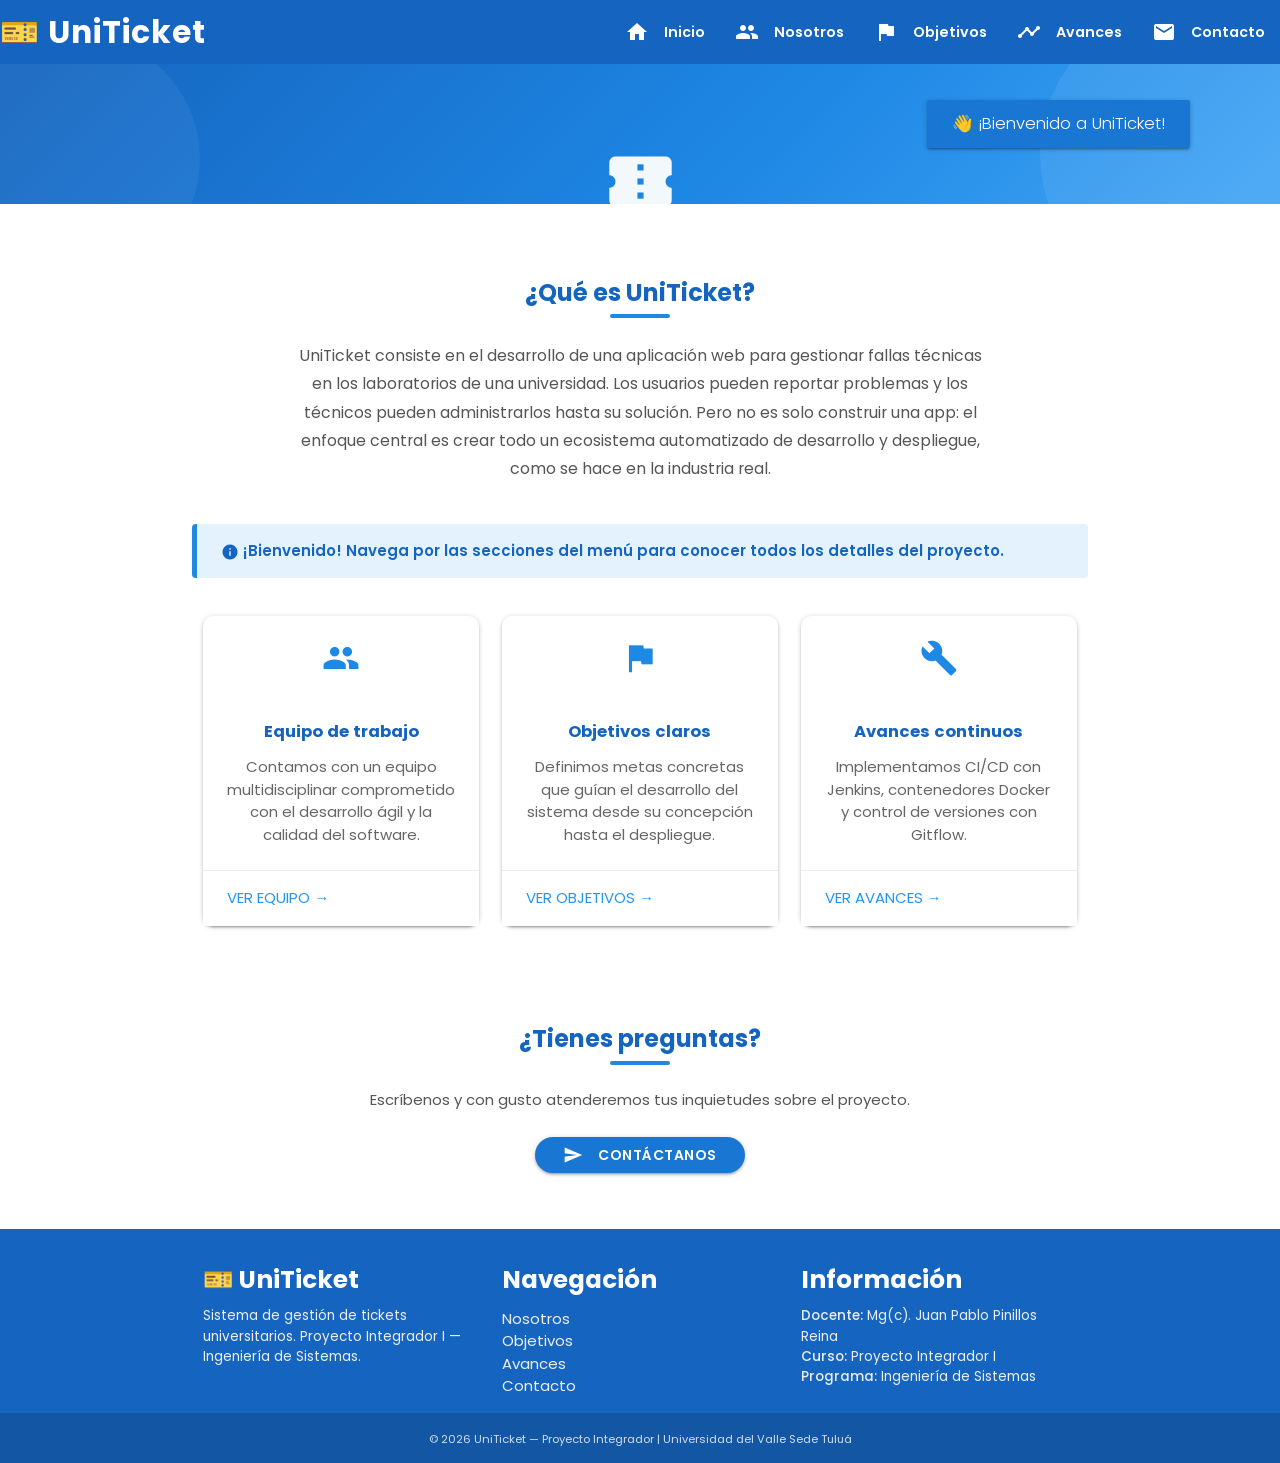
<file: proyecto_integrador/index.html>
<!DOCTYPE html>
<html lang="es">
<head>
    <meta charset="UTF-8">
    <meta name="viewport" content="width=device-width, initial-scale=1.0">
    <title>UniTicket - Inicio</title>

    <!-- Materialize CSS -->
    <link href="https://cdnjs.cloudflare.com/ajax/libs/materialize/1.0.0/css/materialize.min.css" rel="stylesheet">

    <!-- Material Icons -->
    <link href="https://fonts.googleapis.com/icon?family=Material+Icons" rel="stylesheet">

    <!-- Google Fonts -->
    <link href="https://fonts.googleapis.com/css2?family=Poppins:wght@400;600;700&display=swap" rel="stylesheet">

    <!-- Estilos propios -->
    <link rel="stylesheet" href="css/style.css">

    <style>
        body {
            font-family: 'Poppins', sans-serif;
        }

        /* Navbar */
        nav .brand-logo {
            font-weight: 700;
            letter-spacing: 1px;
        }

        nav ul a {
            font-weight: 600;
            font-size: 0.95rem;
            transition: color 0.2s;
        }

        /* Banner / Hero */
        .hero-section {
            background: linear-gradient(135deg, #1565c0 0%, #1e88e5 60%, #42a5f5 100%);
            color: white;
            padding: 80px 0 60px;
            text-align: center;
            position: relative;
            overflow: hidden;
        }

        .hero-section::before {
            content: "";
            position: absolute;
            top: -60px;
            right: -60px;
            width: 300px;
            height: 300px;
            background: rgba(255, 255, 255, 0.07);
            border-radius: 50%;
        }

        .hero-section::after {
            content: "";
            position: absolute;
            bottom: -80px;
            left: -50px;
            width: 250px;
            height: 250px;
            background: rgba(255, 255, 255, 0.05);
            border-radius: 50%;
        }

        .hero-title {
            font-size: 3rem;
            font-weight: 700;
            margin-bottom: 10px;
            letter-spacing: 2px;
        }

        .hero-subtitle {
            font-size: 1.2rem;
            font-weight: 400;
            opacity: 0.9;
            max-width: 600px;
            margin: 0 auto 30px;
            line-height: 1.6;
        }

        .hero-icon {
            font-size: 5rem !important;
            margin-bottom: 16px;
            display: block;
            opacity: 0.95;
        }

        /* Descripción del proyecto */
        .section-title {
            font-weight: 700;
            font-size: 1.6rem;
            color: #1565c0;
            margin-bottom: 8px;
        }

        .divider-blue {
            width: 60px;
            height: 4px;
            background: #1e88e5;
            margin: 0 auto 24px;
            border-radius: 2px;
        }

        /* Cards de características */
        .feature-card {
            border-radius: 10px;
            transition: box-shadow 0.3s, transform 0.3s;
            height: 100%;
        }

        .feature-card:hover {
            box-shadow: 0 8px 24px rgba(21, 101, 192, 0.15);
            transform: translateY(-4px);
        }

        .feature-icon {
            font-size: 2.5rem !important;
            color: #1e88e5;
            margin-bottom: 10px;
        }

        .feature-card .card-title {
            font-weight: 700;
            font-size: 1.1rem;
            color: #1565c0;
        }

        /* Sección de bienvenida toast */
        .welcome-strip {
            background: #e3f2fd;
            border-left: 5px solid #1e88e5;
            padding: 16px 24px;
            border-radius: 4px;
            margin: 30px 0;
        }

        /* Footer */
        footer.page-footer {
            margin-top: auto;
        }

        footer.page-footer .footer-copyright {
            background: rgba(0,0,0,0.15);
        }

        /* Botones hero */
        .btn-hero {
            margin: 6px;
            font-weight: 600;
            border-radius: 25px;
            padding: 0 28px;
        }

        /* Responsive hero */
        @media (max-width: 600px) {
            .hero-title { font-size: 2rem; }
            .hero-subtitle { font-size: 1rem; }
        }
    </style>
</head>

<body>

    <!-- ===================== NAVBAR ===================== -->
    <header>
        <nav aria-label="Navegación principal">
            <div class="nav-wrapper blue darken-3">
                <a href="index.html" class="brand-logo left">🎫 UniTicket</a>
                <a href="#" data-target="mobile-nav" class="sidenav-trigger left">
                    <i class="material-icons">menu</i>
                </a>
                <ul class="right hide-on-med-and-down">
                    <li><a href="index.html"><i class="material-icons left">home</i>Inicio</a></li>
                    <li><a href="nosotros.html"><i class="material-icons left">group</i>Nosotros</a></li>
                    <li><a href="objetivos.html"><i class="material-icons left">flag</i>Objetivos</a></li>
                    <li><a href="avances.html"><i class="material-icons left">timeline</i>Avances</a></li>
                    <li><a href="contacto.html"><i class="material-icons left">mail</i>Contacto</a></li>
                </ul>
            </div>
        </nav>

        <!-- Menú móvil (sidenav) -->
        <ul class="sidenav" id="mobile-nav">
            <li><div class="user-view blue darken-3" style="padding:16px;">
                <p class="white-text" style="font-weight:700; font-size:1.2rem;">🎫 UniTicket</p>
            </div></li>
            <li><a href="index.html"><i class="material-icons">home</i>Inicio</a></li>
            <li><a href="nosotros.html"><i class="material-icons">group</i>Nosotros</a></li>
            <li><a href="objetivos.html"><i class="material-icons">flag</i>Objetivos</a></li>
            <li><a href="avances.html"><i class="material-icons">timeline</i>Avances</a></li>
            <li><a href="contacto.html"><i class="material-icons">mail</i>Contacto</a></li>
        </ul>
    </header>

    <!-- ===================== BANNER / HERO ===================== -->
    <section class="hero-section" aria-label="Presentación del proyecto">
        <i class="material-icons hero-icon">confirmation_number</i>
        <h1 class="hero-title">UniTicket</h1>
        <p class="hero-subtitle">
            Sistema integrado de gestión de tickets para soporte técnico universitario.
            Eficiencia, trazabilidad y comunicación en un solo lugar.
        </p>
        <div>
            <a href="nosotros.html" class="btn white blue-text btn-hero waves-effect waves-blue">
                <i class="material-icons left">group</i>Conoce el equipo
            </a>
            <a href="avances.html" class="btn btn-outlined btn-hero waves-effect waves-light" 
               style="border: 2px solid white; background: transparent; color: white;">
                <i class="material-icons left">timeline</i>Ver avances
            </a>
        </div>
    </section>

    <!-- ===================== CONTENIDO PRINCIPAL ===================== -->
    <main class="container" style="padding-top: 40px;">

        <!-- Descripción del proyecto -->
        <section aria-label="Descripción del proyecto" style="text-align: center; margin-bottom: 40px;">
            <h2 class="section-title">¿Qué es UniTicket?</h2>
            <div class="divider-blue"></div>
            <p style="max-width: 700px; margin: 0 auto; color: #555; font-size: 1.05rem; line-height: 1.8;">
                UniTicket consiste en el desarrollo de una aplicación web para gestionar fallas técnicas en los 
                laboratorios de una universidad.
                Los usuarios pueden reportar problemas y los técnicos pueden administrarlos hasta su solución.
                Pero no es solo construir una app: 
                el enfoque central es crear todo un ecosistema automatizado de desarrollo y despliegue,
                como se hace en la industria real.
            </p>
        </section>

        <!-- Mensaje de bienvenida -->
        <div class="welcome-strip" role="note" aria-label="Mensaje de bienvenida">
            <span style="font-weight: 600; color: #1565c0;">
                <i class="material-icons" style="vertical-align: middle; font-size: 1.2rem;">info</i>
                ¡Bienvenido! Navega por las secciones del menú para conocer todos los detalles del proyecto.
            </span>
        </div>

        <!-- Cards de características -->
        <section aria-label="Características del proyecto">
            <div class="row">

                <!-- Card 1 -->
                <article class="col s12 m6 l4">
                    <div class="card feature-card z-depth-1">
                        <div class="card-content center-align">
                            <i class="material-icons feature-icon">people</i>
                            <h3 class="card-title">Equipo de trabajo</h3>
                            <p style="color: #666;">
                                Contamos con un equipo multidisciplinar comprometido con el desarrollo ágil y la calidad del software.
                            </p>
                        </div>
                        <div class="card-action">
                            <a href="nosotros.html" class="blue-text">Ver equipo →</a>
                        </div>
                    </div>
                </article>

                <!-- Card 2 -->
                <article class="col s12 m6 l4">
                    <div class="card feature-card z-depth-1">
                        <div class="card-content center-align">
                            <i class="material-icons feature-icon">flag</i>
                            <h3 class="card-title">Objetivos claros</h3>
                            <p style="color: #666;">
                                Definimos metas concretas que guían el desarrollo del sistema desde su concepción hasta el despliegue.
                            </p>
                        </div>
                        <div class="card-action">
                            <a href="objetivos.html" class="blue-text">Ver objetivos →</a>
                        </div>
                    </div>
                </article>

                <!-- Card 3 -->
                <article class="col s12 m6 l4">
                    <div class="card feature-card z-depth-1">
                        <div class="card-content center-align">
                            <i class="material-icons feature-icon">build</i>
                            <h3 class="card-title">Avances continuos</h3>
                            <p style="color: #666;">
                                Implementamos CI/CD con Jenkins, contenedores Docker y control de versiones con Gitflow.
                            </p>
                        </div>
                        <div class="card-action">
                            <a href="avances.html" class="blue-text">Ver avances →</a>
                        </div>
                    </div>
                </article>

            </div>
        </section>

        <!-- Llamado a la acción de contacto -->
        <section class="center-align" style="padding: 30px 0 50px;" aria-label="Contacto">
            <h2 class="section-title">¿Tienes preguntas?</h2>
            <div class="divider-blue"></div>
            <p style="color: #555; margin-bottom: 20px;">Escríbenos y con gusto atenderemos tus inquietudes sobre el proyecto.</p>
            <a href="contacto.html" class="btn blue darken-2 waves-effect waves-light btn-hero">
                <i class="material-icons left">send</i>Contáctanos
            </a>
        </section>

    </main>

    <!-- ===================== FOOTER ===================== -->
    <footer class="page-footer blue darken-3" role="contentinfo">
        <div class="container">
            <div class="row" style="margin-bottom: 0;">
                <div class="col s12 m4">
                    <h5 class="white-text" style="font-weight: 700;">🎫 UniTicket</h5>
                    <p class="grey-text text-lighten-3" style="font-size: 0.9rem;">
                        Sistema de gestión de tickets universitarios. Proyecto Integrador I — Ingeniería de Sistemas.
                    </p>
                </div>
                <div class="col s12 m4">
                    <h5 class="white-text" style="font-weight: 700;">Navegación</h5>
                    <ul>
                        <li><a href="nosotros.html" class="grey-text text-lighten-3">Nosotros</a></li>
                        <li><a href="objetivos.html" class="grey-text text-lighten-3">Objetivos</a></li>
                        <li><a href="avances.html" class="grey-text text-lighten-3">Avances</a></li>
                        <li><a href="contacto.html" class="grey-text text-lighten-3">Contacto</a></li>
                    </ul>
                </div>
                <div class="col s12 m4">
                    <h5 class="white-text" style="font-weight: 700;">Información</h5>
                    <p class="grey-text text-lighten-3" style="font-size: 0.9rem;">
                        <strong>Docente:</strong> Mg(c). Juan Pablo Pinillos Reina<br>
                        <strong>Curso:</strong> Proyecto Integrador I<br>
                        <strong>Programa:</strong> Ingeniería de Sistemas
                    </p>
                </div>
            </div>
        </div>
        <div class="footer-copyright">
            <div class="container center-align">
                <small>© 2026 UniTicket — Proyecto Integrador | Universidad del Valle Sede Tuluá</small>
            </div>
        </div>
    </footer>

    <!-- Materialize JS -->
    <script src="https://cdnjs.cloudflare.com/ajax/libs/materialize/1.0.0/js/materialize.min.js"></script>

    <!-- JS propio -->
    <script src="js/main.js" defer></script>

    <script>
        document.addEventListener("DOMContentLoaded", function () {
            // Inicializar sidenav
            var sidenavElems = document.querySelectorAll('.sidenav');
            M.Sidenav.init(sidenavElems);

            // Toast de bienvenida
            setTimeout(function () {
                M.toast({ html: '👋 ¡Bienvenido a UniTicket!', classes: 'blue darken-2', displayLength: 3000 });
            }, 800);
        });
    </script>

</body>
</html>
</file>
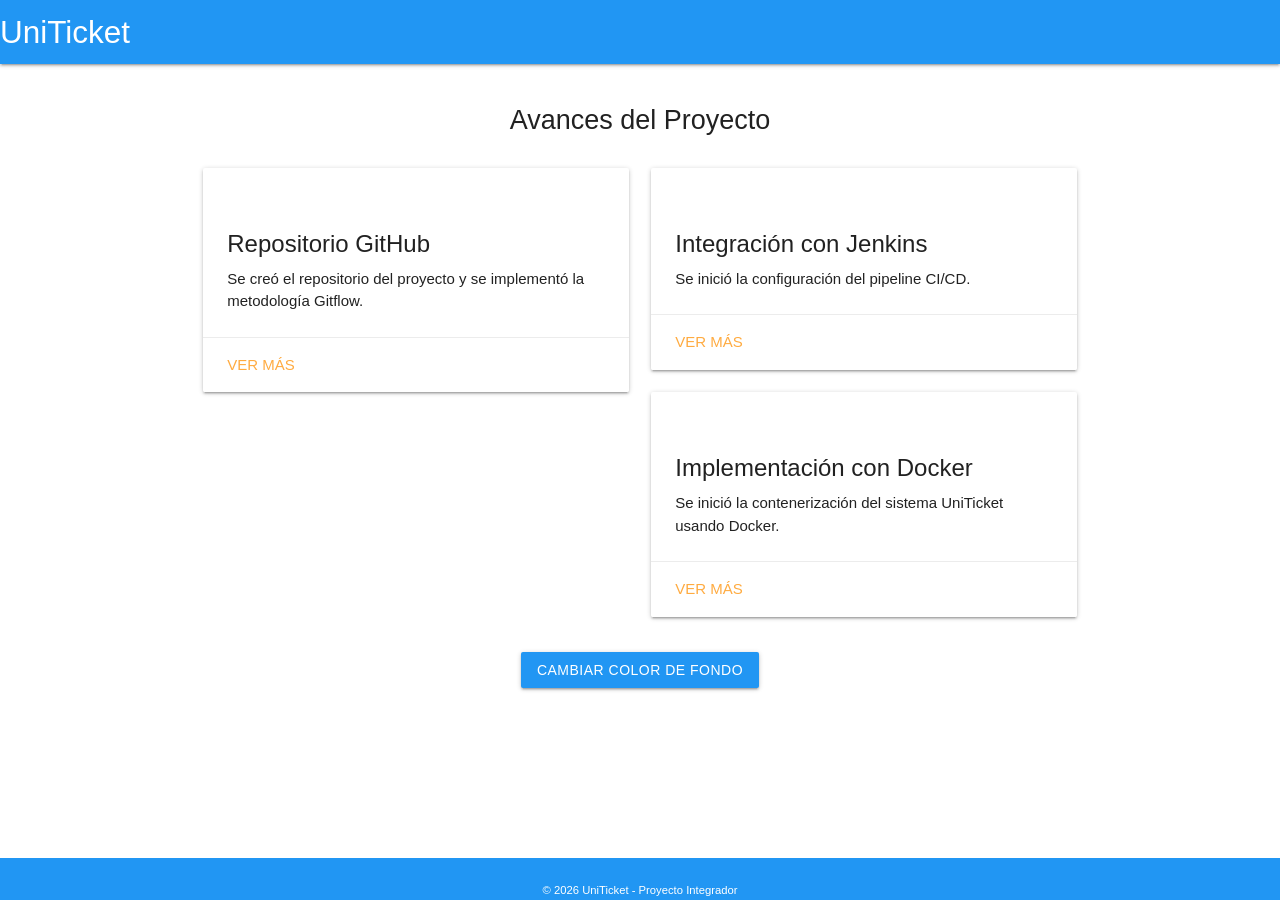
<file: proyecto_integrador/avances.html>
<!DOCTYPE html>
<html lang="es">
<head>
    <meta charset="UTF-8">
    <meta name="viewport" content="width=device-width, initial-scale=1.0">
    <title>Avances - UniTicket</title>

    <!-- Materialize CSS -->
    <link href="https://cdnjs.cloudflare.com/ajax/libs/materialize/1.0.0/css/materialize.min.css" rel="stylesheet">

    <!-- Estilos propios -->
    <link rel="stylesheet" href="css/style.css">

    <!-- JS -->
    <script src="js/main.js" defer></script>
</head>

<body>

    <!-- Encabezado de la pagina -->
    <header>
        <nav aria-label="Navegación principal">
            <div class="nav-wrapper blue">
                <a href="index.html" class="brand-logo left">UniTicket</a>
            </div>
        </nav>
    </header>

    <!-- Contenido principal -->
    <main class="container">
        <h1 class="center-align" style="font-size: 1.8rem;">Avances del Proyecto</h1>

        <!-- Lista de avances del proyecto -->
        <section aria-label="Avances del proyecto">
            <div class="row">

                <!-- Avance 1 -->
                <article class="col s12 m6">
                    <div class="card">
                        <div class="card-content">
                            <h2 class="card-title">Repositorio GitHub</h2>
                            <p>Se creó el repositorio del proyecto y se implementó la metodología Gitflow.</p>

                            <div class="extra-content" style="display:none;" aria-hidden="true">
                                <p>Se configuraron ramas main, develop y feature para organizar el desarrollo.</p>
                            </div>
                        </div>
                        <div class="card-action">
                            <a href="#" onclick="toggleContent(this)" aria-expanded="false">Ver más</a>
                        </div>
                    </div>
                </article>

                <!-- Avance 2 -->
                <article class="col s12 m6">
                    <div class="card">
                        <div class="card-content">
                            <h2 class="card-title">Integración con Jenkins</h2>
                            <p>Se inició la configuración del pipeline CI/CD.</p>

                            <div class="extra-content" style="display:none;" aria-hidden="true">
                                <p>Se automatizan procesos como pruebas y despliegue continuo.</p>
                            </div>
                        </div>
                        <div class="card-action">
                            <a href="#" onclick="toggleContent(this)" aria-expanded="false">Ver más</a>
                        </div>
                    </div>
                </article>

                <!-- Avance 3 -->
                <article class="col s12 m6">
                    <div class="card">
                        <div class="card-content">
                            <h2 class="card-title">Implementación con Docker</h2>
                            <p>Se inició la contenerización del sistema UniTicket usando Docker.</p>

                            <div class="extra-content" style="display:none;" aria-hidden="true">
                                <p>Se configuraron contenedores para la aplicación y la base de datos, gestionados mediante docker-compose para facilitar el despliegue.</p>
                            </div>
                        </div>
                        <div class="card-action">
                            <a href="#" onclick="toggleContent(this)" aria-expanded="false">Ver más</a>
                        </div>
                    </div>
                </article>

            </div>
        </section>

        <!-- Controles adicionales -->
        <aside class="center-align" aria-label="Opciones de personalización">
            <button class="btn blue" onclick="cambiarColor()">Cambiar color de fondo</button>
        </aside>

    </main>

    <!-- Pie de página -->
    <footer class="page-footer blue">
        <div class="container center-align">
            <small>© 2026 UniTicket - Proyecto Integrador</small>
        </div>
    </footer>

</body>
</html>
</file>
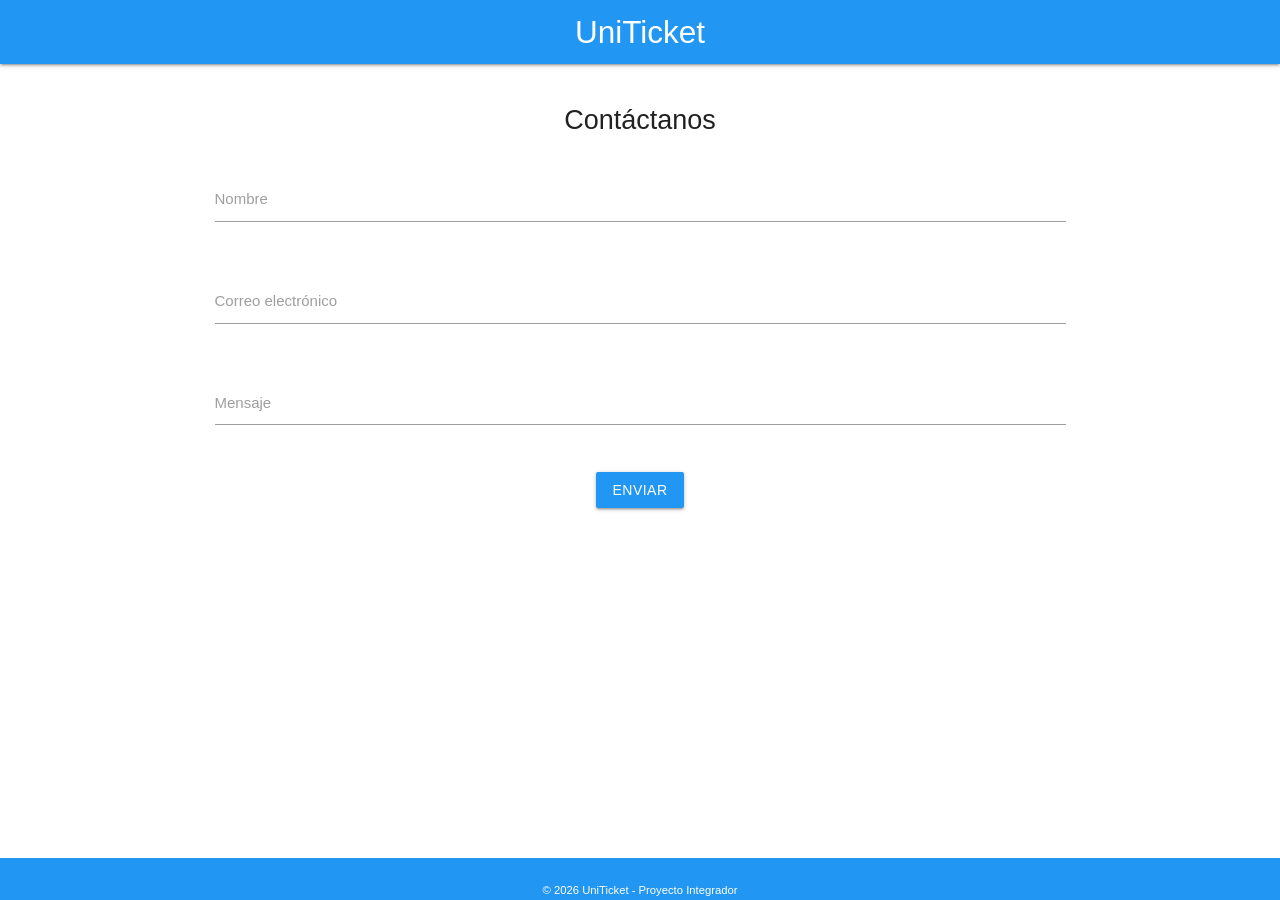
<file: proyecto_integrador/contacto.html>
<!DOCTYPE html>
<html lang="es">
<head>
    <meta charset="UTF-8">
    <meta name="viewport" content="width=device-width, initial-scale=1.0">
    <title>Contacto - UniTicket</title>

    <!-- Materialize CSS -->
    <link href="https://cdnjs.cloudflare.com/ajax/libs/materialize/1.0.0/css/materialize.min.css" rel="stylesheet">

    <!-- Estilos propios -->
    <link rel="stylesheet" href="css/style.css">

    <!-- Materialize JS -->
    <script src="https://cdnjs.cloudflare.com/ajax/libs/materialize/1.0.0/js/materialize.min.js"></script>

    <!-- JS -->
    <script src="js/main.js" defer></script>
</head>

<body>

    <!-- Encabezado de la pagina -->
    <header>
        <nav aria-label="Navegación principal">
            <div class="nav-wrapper blue">
                <a href="index.html" class="brand-logo center">UniTicket</a>
            </div>
        </nav>
    </header>

    <!-- Contenido principal -->
    <main class="container">
        <h1 class="center-align" style="font-size: 1.8rem;">Contáctanos</h1>

        <!-- Sección del formulario de contacto -->
        <section aria-label="Formulario de contacto">
            <div class="row">
                <form class="col s12" id="formContacto" novalidate>

                    <!-- Nombre -->
                    <div class="input-field col s12">
                        <input id="nombre" type="text" name="nombre" autocomplete="name" required>
                        <label for="nombre">Nombre</label>
                        <span class="helper-text red-text" id="errorNombre" role="alert" aria-live="polite"></span>
                    </div>

                    <!-- Correo -->
                    <div class="input-field col s12">
                        <input id="correo" type="email" name="correo" autocomplete="email" required>
                        <label for="correo">Correo electrónico</label>
                        <span class="helper-text red-text" id="errorCorreo" role="alert" aria-live="polite"></span>
                    </div>

                    <!-- Mensaje -->
                    <div class="input-field col s12">
                        <textarea id="mensaje" name="mensaje" class="materialize-textarea" required></textarea>
                        <label for="mensaje">Mensaje</label>
                        <span class="helper-text red-text" id="errorMensaje" role="alert" aria-live="polite"></span>
                    </div>

                    <!-- Botón de envío -->
                    <div class="center-align">
                        <button class="btn blue waves-effect waves-light" type="submit">
                            Enviar
                        </button>
                    </div>

                </form>
            </div>
        </section>

    </main>

    <!-- Pie de página -->
    <footer class="page-footer blue">
        <div class="container center-align">
            <small>© 2026 UniTicket - Proyecto Integrador</small>
        </div>
    </footer>

</body>
</html>
</file>
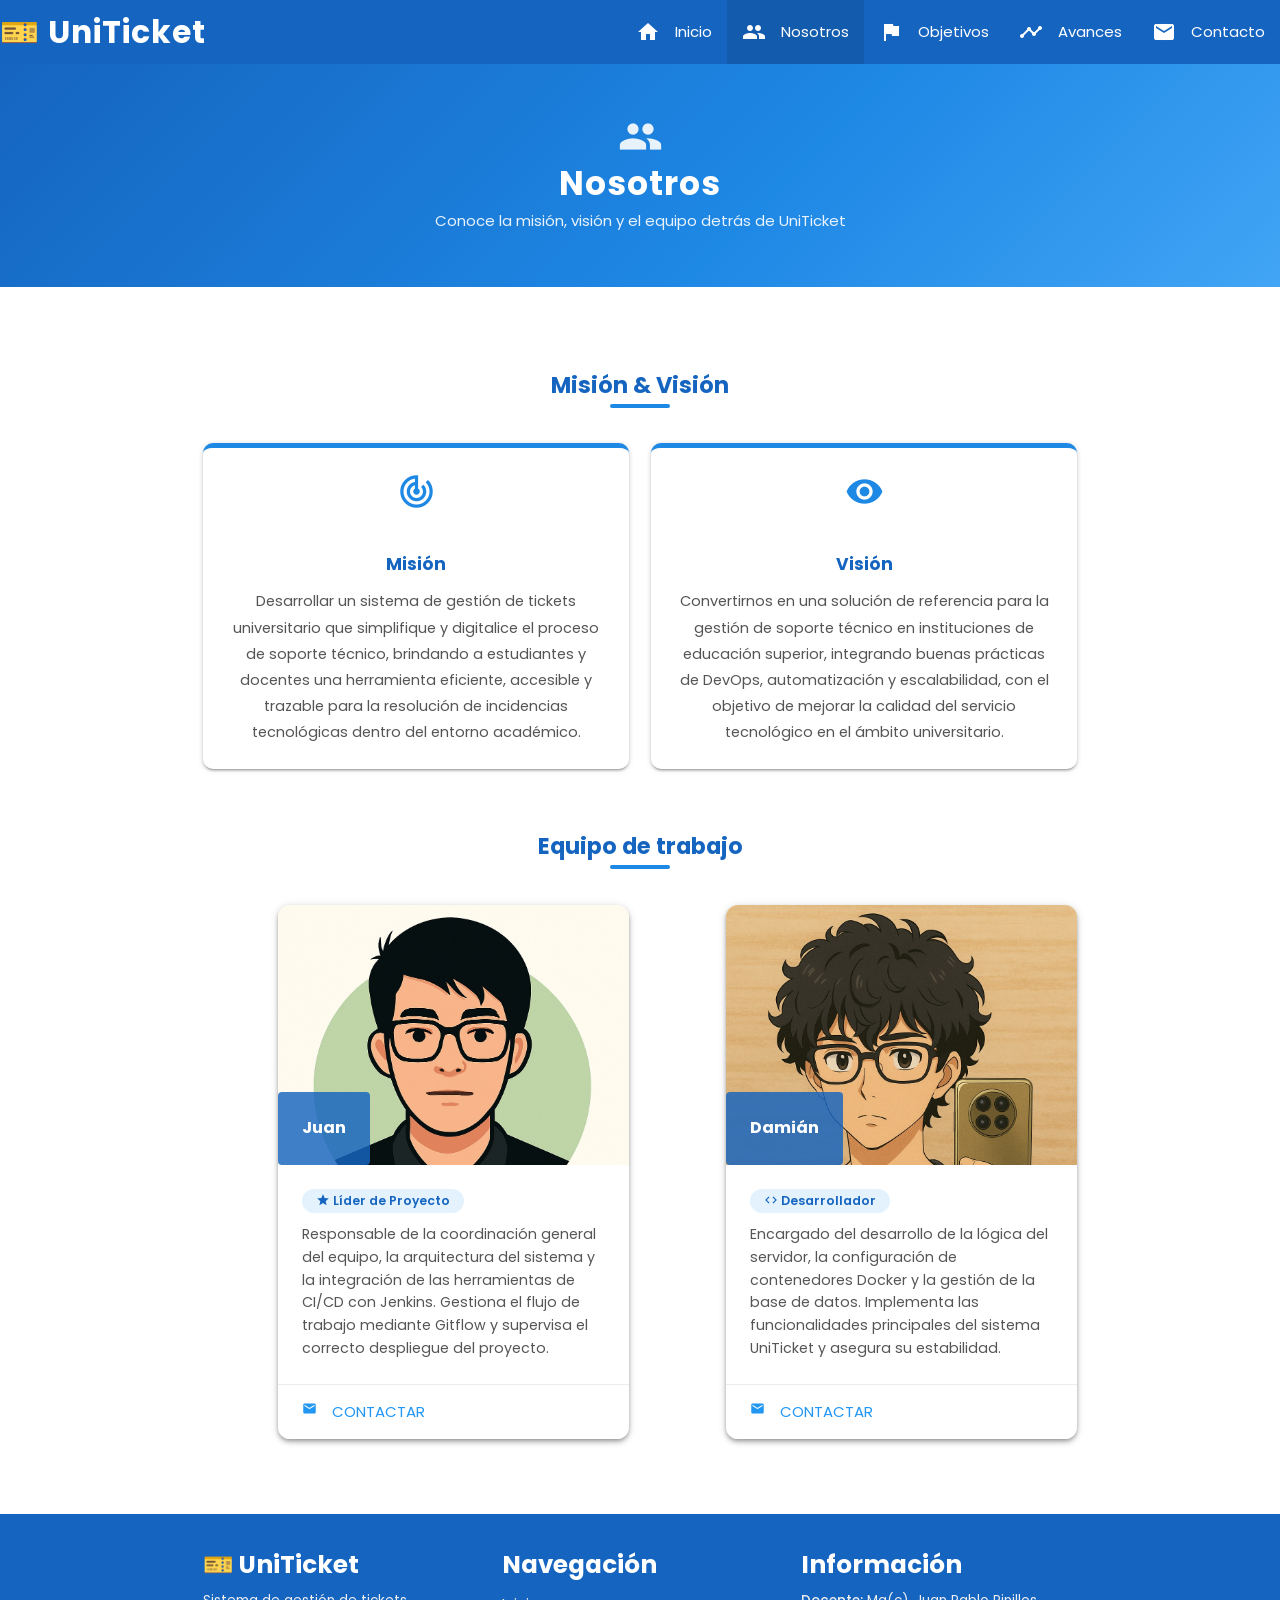
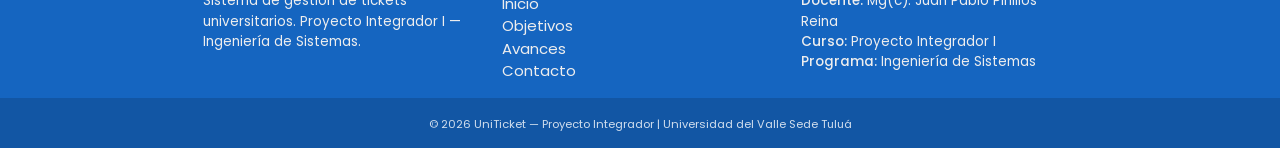
<file: proyecto_integrador/nosotros.html>
<!DOCTYPE html>
<html lang="es">
<head>
    <meta charset="UTF-8">
    <meta name="viewport" content="width=device-width, initial-scale=1.0">
    <title>Nosotros - UniTicket</title>

    <!-- Materialize CSS -->
    <link href="https://cdnjs.cloudflare.com/ajax/libs/materialize/1.0.0/css/materialize.min.css" rel="stylesheet">

    <!-- Material Icons -->
    <link href="https://fonts.googleapis.com/icon?family=Material+Icons" rel="stylesheet">

    <!-- Google Fonts -->
    <link href="https://fonts.googleapis.com/css2?family=Poppins:wght@400;600;700&display=swap" rel="stylesheet">

    <!-- Estilos propios -->
    <link rel="stylesheet" href="css/style.css">

    <style>
        body {
            font-family: 'Poppins', sans-serif;
        }

        /* ---- Navbar ---- */
        nav .brand-logo {
            font-weight: 700;
            letter-spacing: 1px;
        }

        /* ---- Hero de sección ---- */
        .page-hero {
            background: linear-gradient(135deg, #1565c0 0%, #1e88e5 60%, #42a5f5 100%);
            color: white;
            padding: 50px 0 40px;
            text-align: center;
        }

        .page-hero h1 {
            font-size: 2.2rem;
            font-weight: 700;
            letter-spacing: 1px;
            margin: 0;
        }

        .page-hero p {
            opacity: 0.9;
            font-size: 1rem;
            margin-top: 8px;
        }

        /* ---- Títulos de sección ---- */
        .section-title {
            font-weight: 700;
            font-size: 1.5rem;
            color: #1565c0;
            margin-bottom: 6px;
        }

        .divider-blue {
            width: 60px;
            height: 4px;
            background: #1e88e5;
            margin: 0 auto 28px;
            border-radius: 2px;
        }

        /* ---- Cards Misión / Visión ---- */
        .mv-card {
            border-radius: 10px;
            border-top: 5px solid #1e88e5;
            transition: box-shadow 0.3s, transform 0.3s;
        }

        .mv-card:hover {
            box-shadow: 0 8px 24px rgba(21, 101, 192, 0.15);
            transform: translateY(-4px);
        }

        .mv-icon {
            font-size: 2.6rem !important;
            color: #1e88e5;
            margin-bottom: 8px;
        }

        .mv-card .card-title {
            font-weight: 700;
            font-size: 1.15rem;
            color: #1565c0;
        }

        /* ---- Cards de integrantes ---- */
        .member-card {
            border-radius: 12px;
            overflow: hidden;
            transition: box-shadow 0.3s, transform 0.3s;
        }

        .member-card:hover {
            box-shadow: 0 10px 28px rgba(21, 101, 192, 0.18);
            transform: translateY(-5px);
        }

        .member-card .card-image img {
            height: 260px;
            width: 100%;
            object-fit: cover;
            object-position: top center;
        }

        .member-card .card-title {
            font-weight: 700;
            font-size: 1.1rem;
            background: rgba(21, 101, 192, 0.82);
            padding: 6px 12px;
            border-radius: 4px;
        }

        .member-card .card-content p {
            color: #555;
            font-size: 0.95rem;
            line-height: 1.6;
        }

        .role-chip {
            display: inline-block;
            background: #e3f2fd;
            color: #1565c0;
            font-weight: 600;
            font-size: 0.82rem;
            border-radius: 20px;
            padding: 3px 14px;
            margin-bottom: 10px;
        }

        /* ---- Footer ---- */
        footer.page-footer .footer-copyright {
            background: rgba(0,0,0,0.15);
        }
    </style>
</head>

<body>

    <!-- ===================== NAVBAR ===================== -->
    <header>
        <nav aria-label="Navegación principal">
            <div class="nav-wrapper blue darken-3">
                <a href="index.html" class="brand-logo left">🎫 UniTicket</a>
                <a href="#" data-target="mobile-nav" class="sidenav-trigger left">
                    <i class="material-icons">menu</i>
                </a>
                <ul class="right hide-on-med-and-down">
                    <li><a href="index.html"><i class="material-icons left">home</i>Inicio</a></li>
                    <li class="active"><a href="nosotros.html"><i class="material-icons left">group</i>Nosotros</a></li>
                    <li><a href="objetivos.html"><i class="material-icons left">flag</i>Objetivos</a></li>
                    <li><a href="avances.html"><i class="material-icons left">timeline</i>Avances</a></li>
                    <li><a href="contacto.html"><i class="material-icons left">mail</i>Contacto</a></li>
                </ul>
            </div>
        </nav>

        <!-- Menú móvil -->
        <ul class="sidenav" id="mobile-nav">
            <li>
                <div class="blue darken-3" style="padding: 16px;">
                    <p class="white-text" style="font-weight:700; font-size:1.2rem; margin:0;">🎫 UniTicket</p>
                </div>
            </li>
            <li><a href="index.html"><i class="material-icons">home</i>Inicio</a></li>
            <li><a href="nosotros.html"><i class="material-icons">group</i>Nosotros</a></li>
            <li><a href="objetivos.html"><i class="material-icons">flag</i>Objetivos</a></li>
            <li><a href="avances.html"><i class="material-icons">timeline</i>Avances</a></li>
            <li><a href="contacto.html"><i class="material-icons">mail</i>Contacto</a></li>
        </ul>
    </header>

    <!-- ===================== HERO DE SECCIÓN ===================== -->
    <section class="page-hero" aria-label="Encabezado de la sección Nosotros">
        <i class="material-icons" style="font-size: 3rem; opacity: 0.9;">group</i>
        <h1>Nosotros</h1>
        <p>Conoce la misión, visión y el equipo detrás de UniTicket</p>
    </section>

    <!-- ===================== CONTENIDO PRINCIPAL ===================== -->
    <main class="container" style="padding-top: 50px;">

        <!-- ---- MISIÓN Y VISIÓN ---- -->
        <section aria-label="Misión y Visión" style="margin-bottom: 50px;">
            <h2 class="section-title center-align">Misión & Visión</h2>
            <div class="divider-blue"></div>

            <div class="row">

                <!-- Misión -->
                <article class="col s12 m6">
                    <div class="card mv-card z-depth-1">
                        <div class="card-content center-align">
                            <i class="material-icons mv-icon">track_changes</i>
                            <h3 class="card-title">Misión</h3>
                            <p style="color: #555; line-height: 1.8; font-size: 0.97rem;">
                                Desarrollar un sistema de gestión de tickets universitario que simplifique
                                y digitalice el proceso de soporte técnico, brindando a estudiantes y docentes
                                una herramienta eficiente, accesible y trazable para la resolución de incidencias
                                tecnológicas dentro del entorno académico.
                            </p>
                        </div>
                    </div>
                </article>

                <!-- Visión -->
                <article class="col s12 m6">
                    <div class="card mv-card z-depth-1">
                        <div class="card-content center-align">
                            <i class="material-icons mv-icon">visibility</i>
                            <h3 class="card-title">Visión</h3>
                            <p style="color: #555; line-height: 1.8; font-size: 0.97rem;">
                                Convertirnos en una solución de referencia para la gestión de soporte técnico
                                en instituciones de educación superior, integrando buenas prácticas de DevOps,
                                automatización y escalabilidad, con el objetivo de mejorar la calidad del
                                servicio tecnológico en el ámbito universitario.
                            </p>
                        </div>
                    </div>
                </article>

            </div>
        </section>

        <!-- ---- INTEGRANTES ---- -->
        <section aria-label="Integrantes del equipo" style="margin-bottom: 60px;">
            <h2 class="section-title center-align">Equipo de trabajo</h2>
            <div class="divider-blue"></div>

            <div class="row" style="display: flex; justify-content: center; flex-wrap: wrap;">

                <!-- Integrante 1 - Juan -->
                <article class="col s12 m6 l5">
                    <div class="card member-card z-depth-2">
                        <div class="card-image">
                            <img src="img/Juan.jpeg" alt="Foto de Juan, Líder de Proyecto">
                            <span class="card-title">Juan</span>
                        </div>
                        <div class="card-content">
                            <span class="role-chip">
                                <i class="material-icons" style="font-size: 0.9rem; vertical-align: middle;">star</i>
                                Líder de Proyecto
                            </span>
                            <p>
                                Responsable de la coordinación general del equipo, la arquitectura del sistema
                                y la integración de las herramientas de CI/CD con Jenkins. Gestiona el flujo
                                de trabajo mediante Gitflow y supervisa el correcto despliegue del proyecto.
                            </p>
                        </div>
                        <div class="card-action">
                            <a href="contacto.html" class="blue-text">
                                <i class="material-icons left" style="font-size: 1rem;">mail</i>Contactar
                            </a>
                        </div>
                    </div>
                </article>

                <!-- Integrante 2 - Damian -->
                <article class="col s12 m6 l5">
                    <div class="card member-card z-depth-2">
                        <div class="card-image">
                            <img src="img/Damian.jpeg" alt="Foto de Damián, Desarrollador Backend">
                            <span class="card-title">Damián</span>
                        </div>
                        <div class="card-content">
                            <span class="role-chip">
                                <i class="material-icons" style="font-size: 0.9rem; vertical-align: middle;">code</i>
                                Desarrollador
                            </span>
                            <p>
                                Encargado del desarrollo de la lógica del servidor, la configuración de
                                contenedores Docker y la gestión de la base de datos. Implementa las
                                funcionalidades principales del sistema UniTicket y asegura su estabilidad.
                            </p>
                        </div>
                        <div class="card-action">
                            <a href="contacto.html" class="blue-text">
                                <i class="material-icons left" style="font-size: 1rem;">mail</i>Contactar
                            </a>
                        </div>
                    </div>
                </article>

            </div>
        </section>

    </main>

    <!-- ===================== FOOTER ===================== -->
    <footer class="page-footer blue darken-3" role="contentinfo">
        <div class="container">
            <div class="row" style="margin-bottom: 0;">
                <div class="col s12 m4">
                    <h5 class="white-text" style="font-weight: 700;">🎫 UniTicket</h5>
                    <p class="grey-text text-lighten-3" style="font-size: 0.9rem;">
                        Sistema de gestión de tickets universitarios. Proyecto Integrador I — Ingeniería de Sistemas.
                    </p>
                </div>
                <div class="col s12 m4">
                    <h5 class="white-text" style="font-weight: 700;">Navegación</h5>
                    <ul>
                        <li><a href="index.html" class="grey-text text-lighten-3">Inicio</a></li>
                        <li><a href="objetivos.html" class="grey-text text-lighten-3">Objetivos</a></li>
                        <li><a href="avances.html" class="grey-text text-lighten-3">Avances</a></li>
                        <li><a href="contacto.html" class="grey-text text-lighten-3">Contacto</a></li>
                    </ul>
                </div>
                <div class="col s12 m4">
                    <h5 class="white-text" style="font-weight: 700;">Información</h5>
                    <p class="grey-text text-lighten-3" style="font-size: 0.9rem;">
                        <strong>Docente:</strong> Mg(c). Juan Pablo Pinillos Reina<br>
                        <strong>Curso:</strong> Proyecto Integrador I<br>
                        <strong>Programa:</strong> Ingeniería de Sistemas
                    </p>
                </div>
            </div>
        </div>
        <div class="footer-copyright">
            <div class="container center-align">
                <small>© 2026 UniTicket — Proyecto Integrador | Universidad del Valle Sede Tuluá</small>
            </div>
        </div>
    </footer>

    <!-- Materialize JS -->
    <script src="https://cdnjs.cloudflare.com/ajax/libs/materialize/1.0.0/js/materialize.min.js"></script>

    <script>
        document.addEventListener("DOMContentLoaded", function () {
            var sidenavElems = document.querySelectorAll('.sidenav');
            M.Sidenav.init(sidenavElems);
        });
    </script>

</body>
</html>
</file>
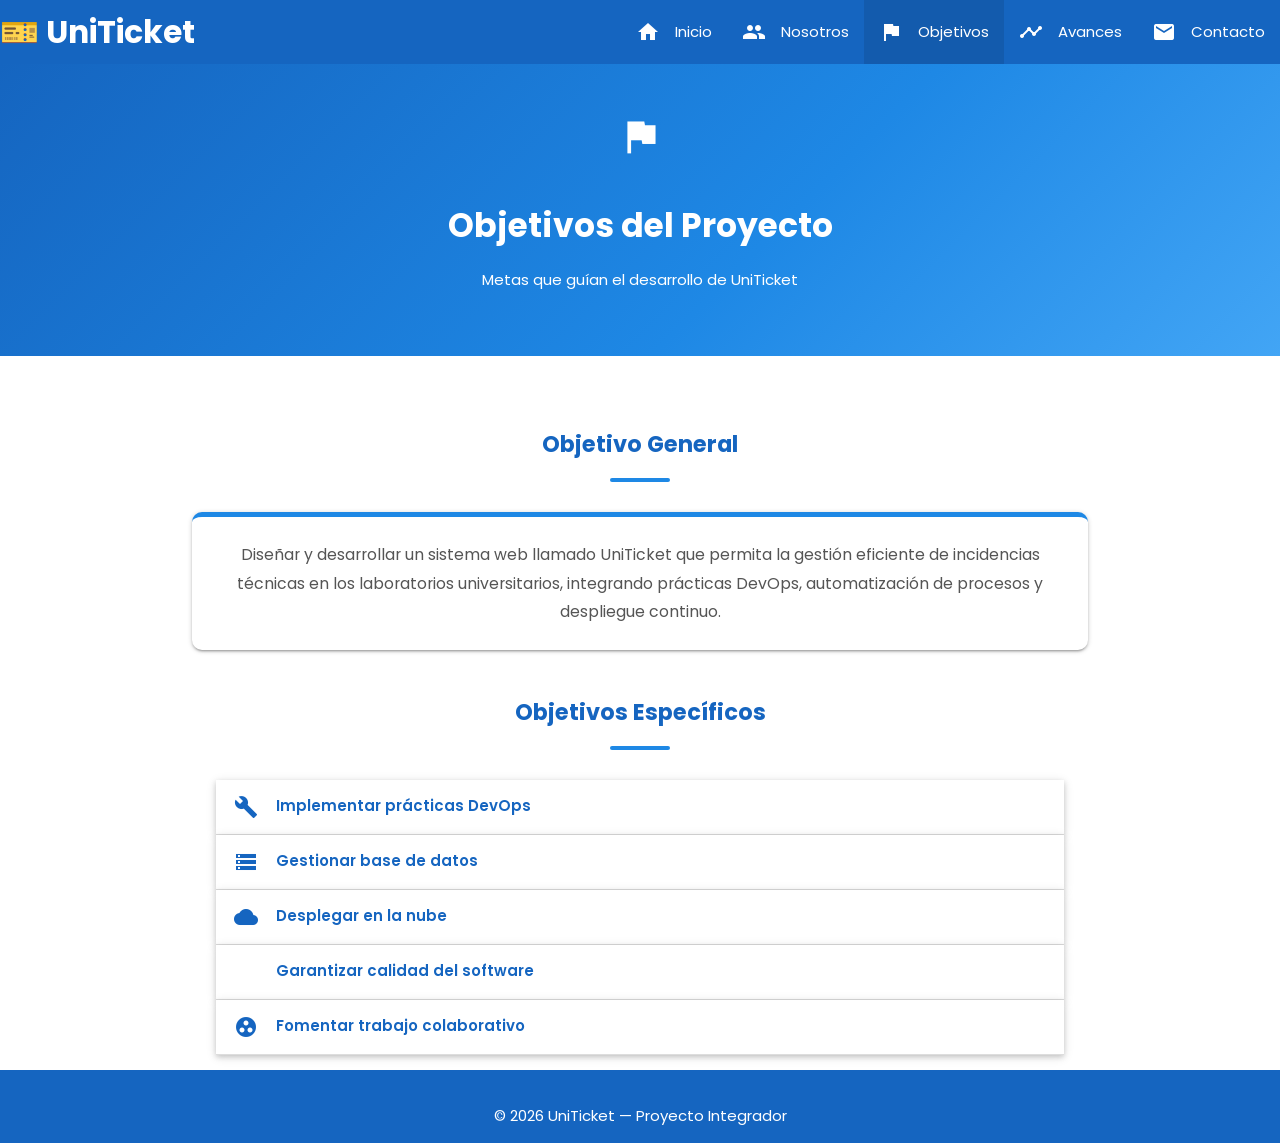
<file: proyecto_integrador/objetivos.html>
<!DOCTYPE html>
<html lang="es">
<head>
    <meta charset="UTF-8">
    <meta name="viewport" content="width=device-width, initial-scale=1.0">
    <title>Objetivos - UniTicket</title>

    <!-- Materialize CSS -->
    <link href="https://cdnjs.cloudflare.com/ajax/libs/materialize/1.0.0/css/materialize.min.css" rel="stylesheet">

    <!-- Material Icons -->
    <link href="https://fonts.googleapis.com/icon?family=Material+Icons" rel="stylesheet">

    <!-- Google Fonts -->
    <link href="https://fonts.googleapis.com/css2?family=Poppins:wght@400;600;700&display=swap" rel="stylesheet">

    <!-- Estilos propios -->
    <link rel="stylesheet" href="css/style.css">

    <style>
        body {
            font-family: 'Poppins', sans-serif;
        }

        nav .brand-logo {
            font-weight: 700;
        }

        /* Hero */
        .page-hero {
            background: linear-gradient(135deg, #1565c0 0%, #1e88e5 60%, #42a5f5 100%);
            color: white;
            padding: 50px 0;
            text-align: center;
        }

        .page-hero h1 {
            font-size: 2.2rem;
            font-weight: 700;
        }

        /* Títulos */
        .section-title {
            font-weight: 700;
            font-size: 1.5rem;
            color: #1565c0;
        }

        .divider-blue {
            width: 60px;
            height: 4px;
            background: #1e88e5;
            margin: 10px auto 30px;
            border-radius: 2px;
        }

        /* Card */
        .objective-card {
            border-radius: 10px;
            border-top: 5px solid #1e88e5;
        }

        /* Collapsible */
        .collapsible-header {
            font-weight: 600;
            color: #1565c0;
        }
    </style>
</head>

<body>

<!-- ===================== NAVBAR ===================== -->
<header>
    <nav>
        <div class="nav-wrapper blue darken-3">
            <a href="index.html" class="brand-logo left">🎫 UniTicket</a>
            <a href="#" data-target="mobile-nav" class="sidenav-trigger left">
                <i class="material-icons">menu</i>
            </a>

            <ul class="right hide-on-med-and-down">
                <li><a href="index.html"><i class="material-icons left">home</i>Inicio</a></li>
                <li><a href="nosotros.html"><i class="material-icons left">group</i>Nosotros</a></li>
                <li class="active"><a href="objetivos.html"><i class="material-icons left">flag</i>Objetivos</a></li>
                <li><a href="avances.html"><i class="material-icons left">timeline</i>Avances</a></li>
                <li><a href="contacto.html"><i class="material-icons left">mail</i>Contacto</a></li>
            </ul>
        </div>
    </nav>

    <!-- Menú móvil -->
    <ul class="sidenav" id="mobile-nav">
        <li><a href="index.html">Inicio</a></li>
        <li><a href="nosotros.html">Nosotros</a></li>
        <li><a href="objetivos.html">Objetivos</a></li>
        <li><a href="avances.html">Avances</a></li>
        <li><a href="contacto.html">Contacto</a></li>
    </ul>
</header>

<!-- ===================== HERO ===================== -->
<section class="page-hero">
    <i class="material-icons" style="font-size: 3rem;">flag</i>
    <h1>Objetivos del Proyecto</h1>
    <p>Metas que guían el desarrollo de UniTicket</p>
</section>

<!-- ===================== CONTENIDO ===================== -->
<main class="container" style="padding-top: 40px;">

    <!-- OBJETIVO GENERAL -->
    <section style="margin-bottom: 50px;">
        <h2 class="section-title center-align">Objetivo General</h2>
        <div class="divider-blue"></div>

        <div class="card objective-card">
            <div class="card-content center-align">
                <p style="font-size: 1.05rem; line-height: 1.8; color: #555;">
                    Diseñar y desarrollar un sistema web llamado UniTicket que permita la gestión
                    eficiente de incidencias técnicas en los laboratorios universitarios,
                    integrando prácticas DevOps, automatización de procesos y despliegue continuo.
                </p>
            </div>
        </div>
    </section>

    <!-- OBJETIVOS ESPECÍFICOS -->
    <section>
        <h2 class="section-title center-align">Objetivos Específicos</h2>
        <div class="divider-blue"></div>

        <ul class="collapsible popout">

            <li>
                <div class="collapsible-header">
                    <i class="material-icons">build</i>
                    Implementar prácticas DevOps
                </div>
                <div class="collapsible-body">
                    <span>Aplicar las diferentes prácticas de DevOps 
                        (Integración, Entrega y Despliegue Continuo), 
                        reconociendo sus beneficios y retos para agilizar 
                        el ciclo de desarrollo del software UniTicket.</span>
                </div>
            </li>

            <li>
                <div class="collapsible-header">
                    <i class="material-icons">storage</i>
                    Gestionar base de datos
                </div>
                <div class="collapsible-body">
                    <span>Configurar una base de datos relacional para almacenar los tickets y su información.</span>
                </div>
            </li>

            <li>
                <div class="collapsible-header">
                    <i class="material-icons">cloud</i>
                    Desplegar en la nube
                </div>
                <div class="collapsible-body">
                    <span>Publicar la aplicación en un servidor VPS usando contenedores Docker.</span>
                </div>
            </li>

            <li>
                <div class="collapsible-header">
                    <i class="material-icons">verified</i>
                    Garantizar calidad del software
                </div>
                <div class="collapsible-body">
                    <span>Aplicar pruebas automatizadas y análisis de código para asegurar calidad y estabilidad.</span>
                </div>
            </li>

            <li>
                <div class="collapsible-header">
                    <i class="material-icons">group_work</i>
                    Fomentar trabajo colaborativo
                </div>
                <div class="collapsible-body">
                    <span>Utilizar metodologías de control de versiones como Gitflow para el desarrollo en equipo.</span>
                </div>
            </li>

        </ul>
    </section>

</main>

<!-- ===================== FOOTER ===================== -->
<footer class="page-footer blue darken-3">
    <div class="container center-align">
        <p class="white-text">© 2026 UniTicket — Proyecto Integrador</p>
    </div>
</footer>

<!-- Materialize JS -->
<script src="https://cdnjs.cloudflare.com/ajax/libs/materialize/1.0.0/js/materialize.min.js"></script>

<script>
document.addEventListener("DOMContentLoaded", function () {
    var sidenav = document.querySelectorAll('.sidenav');
    M.Sidenav.init(sidenav);

    var collapsible = document.querySelectorAll('.collapsible');
    M.Collapsible.init(collapsible);
});
</script>

</body>
</html>
</file>
<file: proyecto_integrador/css/style.css>
html, body {
    height: 100%;
    margin: 0;
}

body {
    display: flex;
    flex-direction: column;
}

.container {
    flex: 1;
}

.member-card .card-image img {
    height: 220px;           /* más pequeña */
    width: 100%;
    object-fit: cover;       /* recorta proporcionalmente */
    object-position: center; /* centra la imagen */
}
</file>
